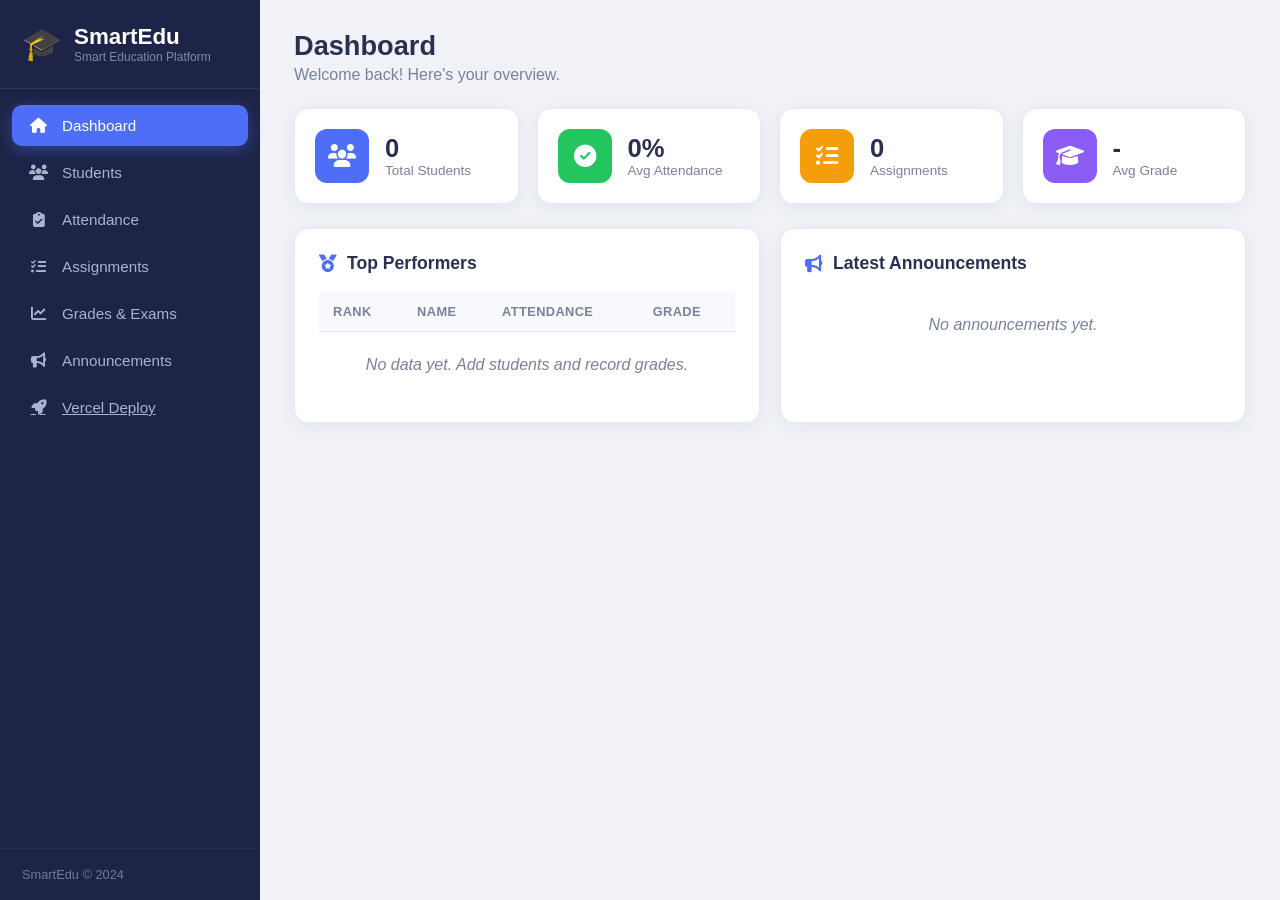
<file: index.html>
<!DOCTYPE html>
<html lang="en">
<head>
    <meta charset="UTF-8">
    <meta name="viewport" content="width=device-width, initial-scale=1.0">
    <title>SmartEdu — Smart Education Platform</title>
    <link rel="stylesheet" href="https://cdnjs.cloudflare.com/ajax/libs/font-awesome/6.5.1/css/all.min.css">
    <link rel="stylesheet" href="styles.css">
</head>
<body>
    <div class="app">
        <!-- Sidebar -->
        <aside class="sidebar">
            <div class="brand">
                <span class="brand-icon">🎓</span>
                <div class="brand-text">
                    <h1>SmartEdu</h1>
                    <p>Smart Education Platform</p>
                </div>
            </div>
            <nav class="side-nav">
                <button class="nav-item active" data-tab="dashboard"><i class="fas fa-home"></i> Dashboard</button>
                <button class="nav-item" data-tab="students"><i class="fas fa-users"></i> Students</button>
                <button class="nav-item" data-tab="attendance"><i class="fas fa-clipboard-check"></i> Attendance</button>
                <button class="nav-item" data-tab="assignments"><i class="fas fa-tasks"></i> Assignments</button>
                <button class="nav-item" data-tab="grades"><i class="fas fa-chart-line"></i> Grades & Exams</button>
<button class="nav-item" data-tab="announcements"><i class="fas fa-bullhorn"></i> Announcements</button>
                <a class="nav-item" href="vercel.html"><i class="fas fa-rocket"></i> Vercel Deploy</a>
            </nav>
            <div class="sidebar-footer">
                <p>SmartEdu &copy; 2024</p>
            </div>
        </aside>

        <!-- Main Content -->
        <main class="main-content">
            <!-- Dashboard Tab -->
            <section id="dashboard" class="tab-content active">
                <div class="page-header">
                    <h2>Dashboard</h2>
                    <p>Welcome back! Here's your overview.</p>
                </div>
                <div class="stats-grid">
                    <div class="stat-card">
                        <div class="stat-icon blue"><i class="fas fa-users"></i></div>
                        <div class="stat-info">
                            <h3 id="stat-students">0</h3>
                            <p>Total Students</p>
                        </div>
                    </div>
                    <div class="stat-card">
                        <div class="stat-icon green"><i class="fas fa-check-circle"></i></div>
                        <div class="stat-info">
                            <h3 id="stat-attendance">0%</h3>
                            <p>Avg Attendance</p>
                        </div>
                    </div>
                    <div class="stat-card">
                        <div class="stat-icon orange"><i class="fas fa-tasks"></i></div>
                        <div class="stat-info">
                            <h3 id="stat-assignments">0</h3>
                            <p>Assignments</p>
                        </div>
                    </div>
                    <div class="stat-card">
                        <div class="stat-icon purple"><i class="fas fa-graduation-cap"></i></div>
                        <div class="stat-info">
                            <h3 id="stat-avg-grade">-</h3>
                            <p>Avg Grade</p>
                        </div>
                    </div>
                </div>

                <div class="dashboard-grid">
                    <div class="card">
                        <h3><i class="fas fa-medal"></i> Top Performers</h3>
                        <table class="table">
                            <thead>
                                <tr>
                                    <th>Rank</th>
                                    <th>Name</th>
                                    <th>Attendance</th>
                                    <th>Grade</th>
                                </tr>
                            </thead>
                            <tbody id="top-performers"></tbody>
                        </table>
                        <p id="no-performers" class="empty">No data yet. Add students and record grades.</p>
                    </div>
                    <div class="card">
                        <h3><i class="fas fa-bullhorn"></i> Latest Announcements</h3>
                        <ul id="latest-announcements" class="announcement-list"></ul>
                        <p id="no-announcements" class="empty">No announcements yet.</p>
                    </div>
                </div>
            </section>

            <!-- Students Tab -->
            <section id="students" class="tab-content">
                <div class="page-header">
                    <h2>Students</h2>
                    <p>Manage your student roster.</p>
                </div>
                <div class="card">
                    <h3>Add New Student</h3>
                    <form id="student-form" class="grid-form">
                        <input type="text" id="student-name" placeholder="Full Name" required>
                        <input type="text" id="student-roll" placeholder="Roll Number" required>
                        <input type="text" id="student-class" placeholder="Class / Section">
                        <input type="email" id="student-email" placeholder="Email (optional)">
                        <button type="submit" class="btn primary"><i class="fas fa-plus"></i> Add Student</button>
                    </form>
                </div>
                <div class="card">
                    <h3>Student List <span id="student-count" class="count-badge"></span></h3>
                    <table class="table">
                        <thead>
                            <tr>
                                <th>Roll</th>
                                <th>Name</th>
                                <th>Class</th>
                                <th>Email</th>
                                <th>Actions</th>
                            </tr>
                        </thead>
                        <tbody id="student-table-body"></tbody>
                    </table>
                    <p id="no-students" class="empty"><i class="fas fa-user-plus"></i> No students yet. Add one above!</p>
                </div>
            </section>

            <!-- Attendance Tab -->
            <section id="attendance" class="tab-content">
                <div class="page-header">
                    <h2>Attendance</h2>
                    <p>Mark and track daily attendance.</p>
                </div>
                <div class="card">
                    <div class="date-row">
                        <label for="attendance-date">Date:</label>
                        <input type="date" id="attendance-date">
                    </div>
                    <p id="attendance-status" class="status"></p>
                    <table class="table">
                        <thead>
                            <tr>
                                <th>Roll</th>
                                <th>Name</th>
                                <th>Status</th>
                            </tr>
                        </thead>
                        <tbody id="attendance-table-body"></tbody>
                    </table>
                    <p id="no-attendance" class="empty">No students to mark. Add students first!</p>
                    <button id="save-attendance" class="btn primary"><i class="fas fa-save"></i> Save Attendance</button>
                </div>
            </section>

            <!-- Assignments Tab -->
            <section id="assignments" class="tab-content">
                <div class="page-header">
                    <h2>Assignments</h2>
                    <p>Create and manage homework assignments.</p>
                </div>
                <div class="card">
                    <h3>New Assignment</h3>
                    <form id="assignment-form" class="grid-form">
                        <input type="text" id="assign-title" placeholder="Assignment Title" required>
                        <textarea id="assign-desc" placeholder="Description (optional)" rows="2"></textarea>
                        <input type="date" id="assign-due" required>
                        <select id="assign-class">
                            <option value="">All Classes</option>
                        </select>
                        <button type="submit" class="btn primary"><i class="fas fa-plus"></i> Create Assignment</button>
                    </form>
                </div>
                <div class="card">
                    <h3>Assignment List <span id="assignment-count" class="count-badge"></span></h3>
                    <table class="table">
                        <thead>
                            <tr>
                                <th>Title</th>
                                <th>Description</th>
                                <th>Class</th>
                                <th>Due Date</th>
                                <th>Status</th>
                                <th>Actions</th>
                            </tr>
                        </thead>
                        <tbody id="assignment-table-body"></tbody>
                    </table>
                    <p id="no-assignments" class="empty">No assignments yet. Create one above!</p>
                </div>
            </section>

            <!-- Grades Tab -->
            <section id="grades" class="tab-content">
                <div class="page-header">
                    <h2>Grades & Exams</h2>
                    <p>Record exam scores and calculate student grades.</p>
                </div>
                <div class="card">
                    <h3>Record Grade</h3>
                    <form id="grade-form" class="grid-form">
                        <select id="grade-student" required>
                            <option value="">Select Student</option>
                        </select>
                        <input type="text" id="grade-subject" placeholder="Subject / Exam" required>
                        <input type="number" id="grade-score" placeholder="Score (0-100)" min="0" max="100" required>
                        <button type="submit" class="btn primary"><i class="fas fa-plus"></i> Add Grade</button>
                    </form>
                </div>
                <div class="card">
                    <h3>Grade Summary</h3>
                    <table class="table">
                        <thead>
                            <tr>
                                <th>Roll</th>
                                <th>Name</th>
                                <th># Exams</th>
                                <th>Average</th>
                                <th>Letter Grade</th>
                            </tr>
                        </thead>
                        <tbody id="grades-table-body"></tbody>
                    </table>
                    <p id="no-grades" class="empty">No grades recorded yet.</p>
                </div>
            </section>

            <!-- Announcements Tab -->
            <section id="announcements" class="tab-content">
                <div class="page-header">
                    <h2>Announcements</h2>
                    <p>Share news and updates with students.</p>
                </div>
                <div class="card">
                    <h3>Post Announcement</h3>
                    <form id="announcement-form">
                        <input type="text" id="announce-title" placeholder="Announcement Title" required>
                        <textarea id="announce-body" placeholder="Type your announcement here..." rows="4" required></textarea>
                        <button type="submit" class="btn primary"><i class="fas fa-paper-plane"></i> Post</button>
                    </form>
                </div>
                <div class="card">
                    <h3>All Announcements</h3>
                    <div id="announcement-list"></div>
                    <p id="no-announcements-full" class="empty">No announcements yet.</p>
                </div>
            </section>
        </main>
    </div>

    <script src="script.js"></script>
</body>
</html>
</file>
<file: styles.css>
* {
    margin: 0;
    padding: 0;
    box-sizing: border-box;
}

:root {
    --primary: #4f6ef7;
    --primary-dark: #3d5af1;
    --sidebar-bg: #1e2447;
    --sidebar-text: #aab3d0;
    --bg: #f0f2f8;
    --card-bg: #ffffff;
    --text: #2a3050;
    --text-muted: #7a8199;
    --green: #22c55e;
    --red: #ef4444;
    --orange: #f59e0b;
    --purple: #8b5cf6;
    --border: #e6e9f2;
}

body {
    font-family: 'Segoe UI', Tahoma, Geneva, Verdana, sans-serif;
    background: var(--bg);
    color: var(--text);
    min-height: 100vh;
}

.app {
    display: flex;
    min-height: 100vh;
}

/* === Sidebar === */
.sidebar {
    width: 260px;
    background: var(--sidebar-bg);
    color: var(--sidebar-text);
    display: flex;
    flex-direction: column;
    position: fixed;
    top: 0;
    left: 0;
    bottom: 0;
    z-index: 100;
}

.brand {
    display: flex;
    align-items: center;
    gap: 12px;
    padding: 24px 22px;
    border-bottom: 1px solid rgba(255, 255, 255, 0.08);
}

.brand-icon {
    font-size: 2rem;
}

.brand-text h1 {
    font-size: 1.4rem;
    color: #fff;
}

.brand-text p {
    font-size: 0.75rem;
    opacity: 0.7;
}

.side-nav {
    flex: 1;
    padding: 16px 12px;
    display: flex;
    flex-direction: column;
    gap: 6px;
}

.nav-item {
    display: flex;
    align-items: center;
    gap: 14px;
    padding: 12px 16px;
    border: none;
    background: transparent;
    color: var(--sidebar-text);
    font-size: 0.95rem;
    font-weight: 500;
    border-radius: 10px;
    cursor: pointer;
    transition: all 0.25s;
    text-align: left;
    width: 100%;
}

.nav-item i {
    width: 20px;
    text-align: center;
}

.nav-item:hover {
    background: rgba(255, 255, 255, 0.08);
    color: #fff;
}

.nav-item.active {
    background: var(--primary);
    color: #fff;
    box-shadow: 0 4px 15px rgba(79, 110, 247, 0.4);
}

.sidebar-footer {
    padding: 18px 22px;
    border-top: 1px solid rgba(255, 255, 255, 0.08);
    font-size: 0.8rem;
    opacity: 0.6;
}

/* === Main Content === */
.main-content {
    flex: 1;
    margin-left: 260px;
    padding: 30px 34px;
}

.tab-content {
    display: none;
}

.tab-content.active {
    display: block;
    animation: fadeIn 0.35s ease;
}

@keyframes fadeIn {
    from { opacity: 0; transform: translateY(12px); }
    to { opacity: 1; transform: translateY(0); }
}

.page-header {
    margin-bottom: 24px;
}

.page-header h2 {
    font-size: 1.7rem;
    color: var(--text);
}

.page-header p {
    color: var(--text-muted);
    margin-top: 4px;
}

/* === Cards === */
.card {
    background: var(--card-bg);
    border-radius: 14px;
    padding: 24px;
    margin-bottom: 20px;
    box-shadow: 0 4px 18px rgba(30, 36, 71, 0.06);
    border: 1px solid var(--border);
}

.card h3 {
    margin-bottom: 18px;
    font-size: 1.1rem;
    color: var(--text);
    display: flex;
    align-items: center;
    gap: 10px;
}

.card h3 i {
    color: var(--primary);
}

.count-badge {
    background: var(--primary);
    color: #fff;
    font-size: 0.75rem;
    padding: 2px 10px;
    border-radius: 20px;
    font-weight: 600;
}

/* === Stats === */
.stats-grid {
    display: grid;
    grid-template-columns: repeat(auto-fit, minmax(200px, 1fr));
    gap: 18px;
    margin-bottom: 24px;
}

.stat-card {
    background: var(--card-bg);
    border-radius: 14px;
    padding: 20px;
    display: flex;
    align-items: center;
    gap: 16px;
    border: 1px solid var(--border);
    box-shadow: 0 4px 18px rgba(30, 36, 71, 0.06);
}

.stat-icon {
    width: 54px;
    height: 54px;
    border-radius: 12px;
    display: flex;
    align-items: center;
    justify-content: center;
    font-size: 1.4rem;
    color: #fff;
}

.stat-icon.blue { background: var(--primary); }
.stat-icon.green { background: var(--green); }
.stat-icon.orange { background: var(--orange); }
.stat-icon.purple { background: var(--purple); }

.stat-info h3 {
    font-size: 1.6rem;
    margin: 0;
}

.stat-info p {
    color: var(--text-muted);
    font-size: 0.85rem;
}

.dashboard-grid {
    display: grid;
    grid-template-columns: 1fr 1fr;
    gap: 20px;
}

/* === Forms === */
.grid-form {
    display: grid;
    grid-template-columns: repeat(auto-fit, minmax(180px, 1fr));
    gap: 12px;
}

input, select, textarea {
    padding: 12px 14px;
    border: 2px solid var(--border);
    border-radius: 10px;
    font-size: 0.95rem;
    font-family: inherit;
    background: #fafbfe;
    transition: border-color 0.25s;
    color: var(--text);
}

input:focus, select:focus, textarea:focus {
    outline: none;
    border-color: var(--primary);
    background: #fff;
}

textarea {
    resize: vertical;
}

/* === Buttons === */
.btn {
    padding: 12px 22px;
    border: none;
    border-radius: 10px;
    font-size: 0.95rem;
    font-weight: 600;
    cursor: pointer;
    transition: all 0.25s;
    display: inline-flex;
    align-items: center;
    gap: 8px;
    justify-content: center;
}

.btn.primary {
    background: var(--primary);
    color: #fff;
}

.btn.primary:hover {
    background: var(--primary-dark);
    transform: translateY(-2px);
    box-shadow: 0 6px 16px rgba(79, 110, 247, 0.4);
}

.btn.secondary {
    background: #eef0f7;
    color: var(--text-muted);
}

.btn.secondary:hover {
    background: #e2e5f0;
}

.btn.small {
    padding: 6px 12px;
    font-size: 0.8rem;
}

.btn.danger {
    background: #fee2e2;
    color: var(--red);
}

.btn.danger:hover {
    background: #fecaca;
}

/* === Tables === */
.table {
    width: 100%;
    border-collapse: collapse;
    margin-top: 8px;
}

.table th,
.table td {
    padding: 12px 14px;
    text-align: left;
    border-bottom: 1px solid var(--border);
}

.table th {
    background: #f8f9fc;
    font-weight: 600;
    color: var(--text-muted);
    font-size: 0.8rem;
    text-transform: uppercase;
    letter-spacing: 0.4px;
}

.table tr:hover {
    background: #f8f9fc;
}

.status-select {
    padding: 8px 10px;
    border: 2px solid var(--border);
    border-radius: 8px;
    font-size: 0.9rem;
    background: #fff;
    cursor: pointer;
}

/* === Badges === */
.badge {
    display: inline-block;
    padding: 4px 12px;
    border-radius: 20px;
    font-size: 0.78rem;
    font-weight: 600;
}

.badge.present { background: #dcfce7; color: #15803d; }
.badge.absent { background: #fee2e2; color: #b91c1c; }
.badge.leave { background: #fef3c7; color: #b45309; }
.badge.open { background: #e0e7ff; color: #4338ca; }
.badge.overdue { background: #fee2e2; color: #b91c1c; }
.badge.letter-a { background: #dcfce7; color: #15803d; }
.badge.letter-b { background: #dbeafe; color: #1d4ed8; }
.badge.letter-c { background: #fef3c7; color: #b45309; }
.badge.letter-d { background: #fed7aa; color: #c2410c; }
.badge.letter-f { background: #fee2e2; color: #b91c1c; }

/* === Date row === */
.date-row {
    display: flex;
    align-items: center;
    gap: 12px;
    margin-bottom: 16px;
}

.date-row label {
    font-weight: 600;
    color: var(--text-muted);
}

.status {
    margin-bottom: 14px;
    font-size: 0.9rem;
    color: var(--green);
    font-weight: 600;
}

/* === Announcements === */
.announcement-item {
    border: 1px solid var(--border);
    border-radius: 12px;
    padding: 18px;
    margin-bottom: 14px;
    background: #fafbfe;
}

.announcement-item h4 {
    margin-bottom: 6px;
}

.announcement-item h4 i {
    color: var(--primary);
    margin-right: 8px;
}

.announcement-item p {
    color: var(--text-muted);
    font-size: 0.92rem;
    line-height: 1.5;
}

.announce-item-meta {
    font-size: 0.78rem;
    color: var(--text-muted);
    margin-top: 10px;
    display: flex;
    justify-content: space-between;
    align-items: center;
}

.announcement-list {
    list-style: none;
}

.announcement-list li {
    padding: 12px 0;
    border-bottom: 1px solid var(--border);
    font-size: 0.92rem;
}

.announcement-list li:last-child {
    border-bottom: none;
}

/* === Empty === */
.empty {
    text-align: center;
    color: var(--text-muted);
    padding: 24px;
    font-style: italic;
}

.empty i {
    display: block;
    font-size: 1.6rem;
    margin-bottom: 8px;
    color: #cbd0e0;
}

/* === Responsive === */
@media (max-width: 900px) {
    .sidebar {
        width: 70px;
    }
    .brand-text, .sidebar-footer, .nav-item span {
        display: none;
    }
    .nav-item {
        justify-content: center;
        padding: 14px;
    }
    .nav-item i {
        width: auto;
        font-size: 1.2rem;
    }
    .main-content {
        margin-left: 70px;
        padding: 20px;
    }
    .dashboard-grid {
        grid-template-columns: 1fr;
    }
}

@media (max-width: 600px) {
    .stats-grid {
        grid-template-columns: 1fr 1fr;
    }
    .table {
        font-size: 0.82rem;
    }
    .table th, .table td {
        padding: 8px;
    }
    .grid-form {
        grid-template-columns: 1fr;
    }
}
</file>
